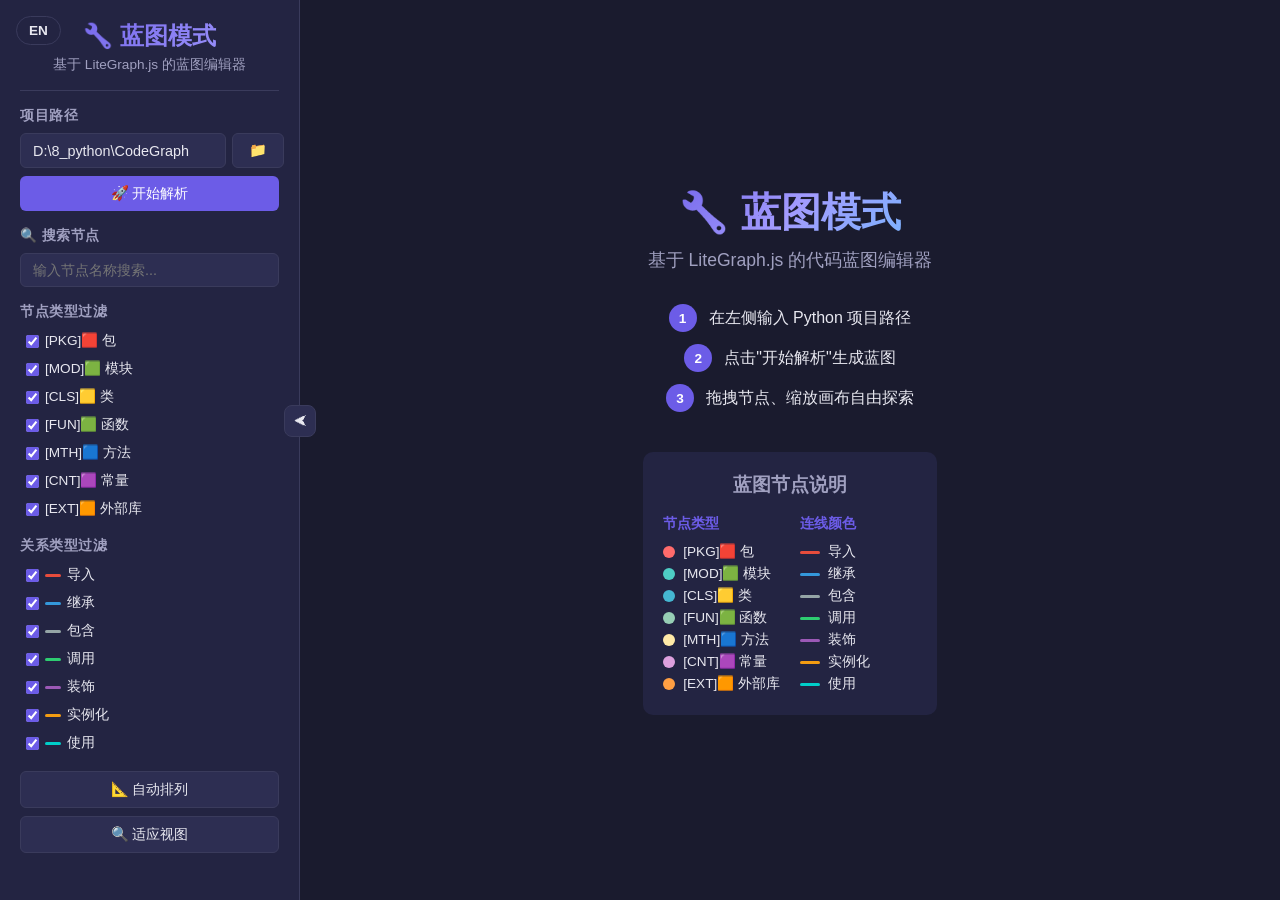
<file: templates/blueprint.html>
<!DOCTYPE html>
<html lang="zh-CN">
<head>
    <meta charset="UTF-8">
    <meta name="viewport" content="width=device-width, initial-scale=1.0">
    <title>CodeGraph - 蓝图模式</title>
    <!-- LiteGraph.js CDN -->
    <link rel="stylesheet" href="/static/css/litegraph.css">
    <link rel="stylesheet" href="/static/css/style.css">
    <link rel="stylesheet" href="/static/css/blueprint.css">
</head>
<body data-i18n-title-key="blueprint.title">
    <button id="langToggle" class="lang-toggle"></button>
    <div class="app-container">
        <button id="sidebarToggleBtn" class="sidebar-toggle-btn" type="button" title="折叠侧边栏">⮜</button>
        <!-- 左侧侧边栏 -->
        <aside class="sidebar">
            <div class="sidebar-header">
                <h1 data-i18n="blueprint.page_title">🔧 蓝图模式</h1>
                <p class="subtitle" data-i18n="blueprint.subtitle">基于 LiteGraph.js 的蓝图编辑器</p>
            </div>

            <!-- 路径输入 -->
            <div class="control-group">
                <label data-i18n="common.project_path">项目路径</label>
                <div class="path-input-group">
                    <input type="text" id="projectPath" data-i18n-placeholder="common.path_placeholder" placeholder="输入 Python 项目路径..."
                           class="input-field" value="D:\8_python\CodeGraph">
                    <button id="browseBtn" class="btn btn-secondary" data-i18n-title="common.browse_title" title="浏览目录">📁</button>
                </div>
                <button id="analyzeBtn" class="btn btn-primary" data-i18n="common.start_analyze">🚀 开始解析</button>
            </div>

            <!-- 搜索 -->
            <div class="control-group">
                <label data-i18n="common.search_node">🔍 搜索节点</label>
                <div class="search-input-group">
                    <input type="text" id="searchInput" data-i18n-placeholder="common.search_placeholder" placeholder="输入节点名称搜索..."
                           class="input-field">
                    <span id="searchCount" class="search-count"></span>
                </div>
            </div>

            <!-- 节点类型过滤 -->
            <div class="control-group">
                <label data-i18n="common.node_filter">节点类型过滤</label>
                <div class="checkbox-group">
                    <label class="checkbox-item">
                        <input type="checkbox" value="package" checked class="node-filter"> <span data-i18n="common.node_package">📦 包</span>
                    </label>
                    <label class="checkbox-item">
                        <input type="checkbox" value="module" checked class="node-filter"> <span data-i18n="common.node_module">📄 模块</span>
                    </label>
                    <label class="checkbox-item">
                        <input type="checkbox" value="class" checked class="node-filter"> <span data-i18n="common.node_class">🏷️ 类</span>
                    </label>
                    <label class="checkbox-item">
                        <input type="checkbox" value="function" checked class="node-filter"> <span data-i18n="common.node_function">⚡ 函数</span>
                    </label>
                    <label class="checkbox-item">
                        <input type="checkbox" value="method" checked class="node-filter"> <span data-i18n="common.node_method">🔧 方法</span>
                    </label>
                    <label class="checkbox-item">
                        <input type="checkbox" value="constant" checked class="node-filter"> <span data-i18n="common.node_constant">📌 常量</span>
                    </label>
                    <label class="checkbox-item">
                        <input type="checkbox" value="external" checked class="node-filter"> <span data-i18n="common.node_external">🔗 外部库</span>
                    </label>
                </div>
            </div>

            <!-- 关系类型过滤 -->
            <div class="control-group">
                <label data-i18n="common.edge_filter">关系类型过滤</label>
                <div class="checkbox-group">
                    <label class="checkbox-item">
                        <input type="checkbox" value="imports" checked class="edge-filter">
                        <span class="edge-color" style="background:#E74C3C"></span> <span data-i18n="common.edge_imports">导入</span>
                    </label>
                    <label class="checkbox-item">
                        <input type="checkbox" value="inherits" checked class="edge-filter">
                        <span class="edge-color" style="background:#3498DB"></span> <span data-i18n="common.edge_inherits">继承</span>
                    </label>
                    <label class="checkbox-item">
                        <input type="checkbox" value="contains" checked class="edge-filter">
                        <span class="edge-color" style="background:#95A5A6"></span> <span data-i18n="common.edge_contains">包含</span>
                    </label>
                    <label class="checkbox-item">
                        <input type="checkbox" value="calls" checked class="edge-filter">
                        <span class="edge-color" style="background:#2ECC71"></span> <span data-i18n="common.edge_calls">调用</span>
                    </label>
                    <label class="checkbox-item">
                        <input type="checkbox" value="decorates" checked class="edge-filter">
                        <span class="edge-color" style="background:#9B59B6"></span> <span data-i18n="common.edge_decorates">装饰</span>
                    </label>
                    <label class="checkbox-item">
                        <input type="checkbox" value="instantiates" checked class="edge-filter">
                        <span class="edge-color" style="background:#F39C12"></span> <span data-i18n="common.edge_instantiates">实例化</span>
                    </label>
                    <label class="checkbox-item">
                        <input type="checkbox" value="uses" checked class="edge-filter">
                        <span class="edge-color" style="background:#00CEC9"></span> <span data-i18n="common.edge_uses">使用</span>
                    </label>
                </div>
            </div>

            <!-- 布局控制 -->
            <div class="control-group">
                <button id="arrangeBtn" class="btn btn-secondary" data-i18n="common.auto_arrange">📐 自动排列</button>
                <button id="fitBtn" class="btn btn-secondary" data-i18n="common.adapt_view">🔍 适应视图</button>
            </div>

            <!-- 统计信息 -->
            <div class="control-group" id="statsPanel" style="display:none">
                <label data-i18n="common.stats">📊 项目统计</label>
                <div id="statsContent" class="stats-content"></div>
            </div>
        </aside>

        <!-- 主内容区域 -->
        <main class="main-content">
            <!-- 加载中 -->
            <div id="loading" class="loading-overlay" style="display:none">
                <div class="spinner"></div>
                <p data-i18n="common.loading">正在解析项目...</p>
            </div>

            <!-- 欢迎页面 -->
            <div id="welcomeScreen" class="welcome-screen">
                <div class="welcome-content">
                    <h2 data-i18n="blueprint.welcome_title">🔧 蓝图模式</h2>
                    <p data-i18n="blueprint.welcome_desc">基于 LiteGraph.js 的代码蓝图编辑器</p>
                    <div class="welcome-steps">
                        <div class="step">
                            <span class="step-num">1</span>
                            <span data-i18n="blueprint.step1">在左侧输入 Python 项目路径</span>
                        </div>
                        <div class="step">
                            <span class="step-num">2</span>
                            <span data-i18n="blueprint.step2">点击"开始解析"生成蓝图</span>
                        </div>
                        <div class="step">
                            <span class="step-num">3</span>
                            <span data-i18n="blueprint.step3">拖拽节点、缩放画布自由探索</span>
                        </div>
                    </div>
                    <div class="legend">
                        <h3 data-i18n="blueprint.legend_title">蓝图节点说明</h3>
                        <div class="legend-grid">
                            <div class="legend-section">
                                <h4 data-i18n="blueprint.legend_node_title">节点类型</h4>
                                <div class="legend-item"><span class="dot" style="background:#FF6B6B"></span> <span data-i18n="common.node_package">📦 包</span></div>
                                <div class="legend-item"><span class="dot" style="background:#4ECDC4"></span> <span data-i18n="common.node_module">📄 模块</span></div>
                                <div class="legend-item"><span class="dot" style="background:#45B7D1"></span> <span data-i18n="common.node_class">🏷️ 类</span></div>
                                <div class="legend-item"><span class="dot" style="background:#96CEB4"></span> <span data-i18n="common.node_function">⚡ 函数</span></div>
                                <div class="legend-item"><span class="dot" style="background:#FFEAA7"></span> <span data-i18n="common.node_method">🔧 方法</span></div>
                                <div class="legend-item"><span class="dot" style="background:#DDA0DD"></span> <span data-i18n="common.node_constant">📌 常量</span></div>
                                <div class="legend-item"><span class="dot" style="background:#FF9F43"></span> <span data-i18n="common.node_external">🔗 外部库</span></div>
                            </div>
                            <div class="legend-section">
                                <h4 data-i18n="blueprint.legend_edge_title">连线颜色</h4>
                                <div class="legend-item"><span class="line" style="background:#E74C3C"></span> <span data-i18n="common.edge_imports">导入</span></div>
                                <div class="legend-item"><span class="line" style="background:#3498DB"></span> <span data-i18n="common.edge_inherits">继承</span></div>
                                <div class="legend-item"><span class="line" style="background:#95A5A6"></span> <span data-i18n="common.edge_contains">包含</span></div>
                                <div class="legend-item"><span class="line" style="background:#2ECC71"></span> <span data-i18n="common.edge_calls">调用</span></div>
                                <div class="legend-item"><span class="line" style="background:#9B59B6"></span> <span data-i18n="common.edge_decorates">装饰</span></div>
                                <div class="legend-item"><span class="line" style="background:#F39C12"></span> <span data-i18n="common.edge_instantiates">实例化</span></div>
                                <div class="legend-item"><span class="line" style="background:#00CEC9"></span> <span data-i18n="common.edge_uses">使用</span></div>
                            </div>
                        </div>
                    </div>
                </div>
            </div>

            <!-- LiteGraph 画布容器 -->
            <div id="blueprintContainer" class="blueprint-container" style="display:none">
                <button id="backToFullBtn" class="btn btn-secondary blueprint-back-btn" style="display:none" data-i18n="common.back_to_full">↩ 返回全图</button>
                <canvas id="blueprintCanvas"></canvas>
            </div>

            <!-- 节点详情面板 -->
            <div id="detailPanel" class="detail-panel" style="display:none">
                <div class="detail-header">
                    <h3 id="detailTitle" data-i18n="blueprint.detail_title">节点详情</h3>
                    <button id="closeDetail" class="close-btn">✕</button>
                </div>
                <div id="detailContent" class="detail-content"></div>
            </div>
        </main>
    </div>

    <!-- 目录浏览弹窗 -->
    <div id="browseModal" class="modal" style="display:none">
        <div class="modal-content">
            <div class="modal-header">
                <h3 data-i18n="common.browse_title">📂 选择项目文件夹</h3>
                <button id="closeBrowse" class="close-btn">✕</button>
            </div>
            <div class="modal-path">
                <button id="parentDirBtn" class="btn btn-small" data-i18n="common.browse_parent">⬆ 上级</button>
                <span id="currentPath" class="current-path"></span>
            </div>
            <div id="dirList" class="dir-list"></div>
            <div class="modal-footer">
                <button id="selectDirBtn" class="btn btn-primary" data-i18n="common.browse_select">✅ 选择此文件夹</button>
                <button id="cancelBrowse" class="btn btn-secondary" data-i18n="common.browse_cancel">取消</button>
            </div>
        </div>
    </div>

    <script src="/static/js/i18n.js"></script>
    <script src="/static/js/litegraph.min.js"></script>
    <script src="/static/js/blueprint.js"></script>
    <script>
        window.CodeGraphI18n.setupLanguageToggle('langToggle');
    </script>
</body>
</html>
</file>
<file: static/css/litegraph.css>
/* this CSS contains only the basic CSS needed to run the app and use it */

.lgraphcanvas {
    /*cursor: crosshair;*/
    user-select: none;
    -moz-user-select: none;
    -webkit-user-select: none;
	outline: none;
    font-family: Tahoma, sans-serif;
}

.lgraphcanvas * {
    box-sizing: border-box;
}

.litegraph.litecontextmenu {
    font-family: Tahoma, sans-serif;
    position: fixed;
    top: 100px;
    left: 100px;
    min-width: 100px;
    color: #aaf;
    padding: 0;
    box-shadow: 0 0 10px black !important;
    background-color: #2e2e2e !important;
	z-index: 10;
}

.litegraph.litecontextmenu.dark {
    background-color: #000 !important;
}

.litegraph.litecontextmenu .litemenu-title img {
    margin-top: 2px;
    margin-left: 2px;
    margin-right: 4px;
}

.litegraph.litecontextmenu .litemenu-entry {
    margin: 2px;
    padding: 2px;
}

.litegraph.litecontextmenu .litemenu-entry.submenu {
    background-color: #2e2e2e !important;
}

.litegraph.litecontextmenu.dark .litemenu-entry.submenu {
    background-color: #000 !important;
}

.litegraph .litemenubar ul {
    font-family: Tahoma, sans-serif;
    margin: 0;
    padding: 0;
}

.litegraph .litemenubar li {
    font-size: 14px;
    color: #999;
    display: inline-block;
    min-width: 50px;
    padding-left: 10px;
    padding-right: 10px;
    user-select: none;
    -moz-user-select: none;
    -webkit-user-select: none;
    cursor: pointer;
}

.litegraph .litemenubar li:hover {
    background-color: #777;
    color: #eee;
}

.litegraph .litegraph .litemenubar-panel {
    position: absolute;
    top: 5px;
    left: 5px;
    min-width: 100px;
    background-color: #444;
    box-shadow: 0 0 3px black;
    padding: 4px;
    border-bottom: 2px solid #aaf;
    z-index: 10;
}

.litegraph .litemenu-entry,
.litemenu-title {
    font-size: 12px;
    color: #aaa;
    padding: 0 0 0 4px;
    margin: 2px;
    padding-left: 2px;
    -moz-user-select: none;
    -webkit-user-select: none;
    user-select: none;
    cursor: pointer;
}

.litegraph .litemenu-entry .icon {
    display: inline-block;
    width: 12px;
    height: 12px;
    margin: 2px;
    vertical-align: top;
}

.litegraph .litemenu-entry.checked .icon {
    background-color: #aaf;
}

.litegraph .litemenu-entry .more {
    float: right;
    padding-right: 5px;
}

.litegraph .litemenu-entry.disabled {
    opacity: 0.5;
    cursor: default;
}

.litegraph .litemenu-entry.separator {
    display: block;
    border-top: 1px solid #333;
    border-bottom: 1px solid #666;
    width: 100%;
    height: 0px;
    margin: 3px 0 2px 0;
    background-color: transparent;
    padding: 0 !important;
    cursor: default !important;
}

.litegraph .litemenu-entry.has_submenu {
    border-right: 2px solid cyan;
}

.litegraph .litemenu-title {
    color: #dde;
    background-color: #111;
    margin: 0;
    padding: 2px;
    cursor: default;
}

.litegraph .litemenu-entry:hover:not(.disabled):not(.separator) {
    background-color: #444 !important;
    color: #eee;
    transition: all 0.2s;
}

.litegraph .litemenu-entry .property_name {
    display: inline-block;
    text-align: left;
    min-width: 80px;
    min-height: 1.2em;
}

.litegraph .litemenu-entry .property_value {
    display: inline-block;
    background-color: rgba(0, 0, 0, 0.5);
    text-align: right;
    min-width: 80px;
    min-height: 1.2em;
    vertical-align: middle;
    padding-right: 10px;
}

.litegraph.litesearchbox {
    font-family: Tahoma, sans-serif;
    position: absolute;
    background-color: rgba(0, 0, 0, 0.5);
    padding-top: 4px;
}

.litegraph.litesearchbox input,
.litegraph.litesearchbox select {
    margin-top: 3px;
    min-width: 60px;
    min-height: 1.5em;
    background-color: black;
    border: 0;
    color: white;
    padding-left: 10px;
    margin-right: 5px;
}

.litegraph.litesearchbox .name {
    display: inline-block;
    min-width: 60px;
    min-height: 1.5em;
    padding-left: 10px;
}

.litegraph.litesearchbox .helper {
    overflow: auto;
    max-height: 200px;
    margin-top: 2px;
}

.litegraph.lite-search-item {
    font-family: Tahoma, sans-serif;
    background-color: rgba(0, 0, 0, 0.5);
    color: white;
    padding-top: 2px;
}

.litegraph.lite-search-item.not_in_filter{
    /*background-color: rgba(50, 50, 50, 0.5);*/
    /*color: #999;*/
    color: #B99;
    font-style: italic;
}

.litegraph.lite-search-item.generic_type{
    /*background-color: rgba(50, 50, 50, 0.5);*/
    /*color: #DD9;*/
    color: #999;
    font-style: italic;
}

.litegraph.lite-search-item:hover,
.litegraph.lite-search-item.selected {
    cursor: pointer;
    background-color: white;
    color: black;
}

/* DIALOGs ******/

.litegraph .dialog {
    position: absolute;
    top: 50%;
    left: 50%;
    margin-top: -150px;
    margin-left: -200px;

    background-color: #2A2A2A;

    min-width: 400px;
    min-height: 200px;
	box-shadow: 0 0 4px #111;
    border-radius: 6px;
}

.litegraph .dialog.settings {
	left: 10px;
	top: 10px;
	height: calc( 100% - 20px );
	margin: auto;
    max-width: 50%;
}

.litegraph .dialog.centered {
    top: 50px;
    left: 50%;
    position: absolute;
    transform: translateX(-50%);
    min-width: 600px;
    min-height: 300px;
    height: calc( 100% - 100px );
	margin: auto;
}

.litegraph .dialog .close {
    float: right;
	margin: 4px;
	margin-right: 10px;
	cursor: pointer;
	font-size: 1.4em;
}

.litegraph .dialog .close:hover {
	color: white;
}

.litegraph .dialog .dialog-header {
	color: #AAA;
	border-bottom: 1px solid #161616;
}

.litegraph .dialog .dialog-header { height: 40px; }
.litegraph .dialog .dialog-footer { height: 50px; padding: 10px; border-top: 1px solid #1a1a1a;}

.litegraph .dialog .dialog-header .dialog-title {
    font: 20px "Arial";
    margin: 4px;
    padding: 4px 10px;
    display: inline-block;
}

.litegraph .dialog .dialog-content, .litegraph .dialog .dialog-alt-content {
    height: calc(100% - 90px);
    width: 100%;
	min-height: 100px;
    display: inline-block;
	color: #AAA;
    /*background-color: black;*/
    overflow: auto;
}

.litegraph .dialog .dialog-content h3 {
	margin: 10px;
}

.litegraph .dialog .dialog-content .connections {
	flex-direction: row;
}

.litegraph .dialog .dialog-content .connections .connections_side {
	width: calc(50% - 5px);
	min-height: 100px;
	background-color: black;
	display: flex;
}

.litegraph .dialog .node_type {
	font-size: 1.2em;
	display: block;
	margin: 10px;
}

.litegraph .dialog .node_desc {
	opacity: 0.5;
	display: block;
	margin: 10px;
}

.litegraph .dialog .separator {
	display: block;
	width: calc( 100% - 4px );
	height: 1px;
	border-top: 1px solid #000;
	border-bottom: 1px solid #333;
	margin: 10px 2px;
	padding: 0;
}

.litegraph .dialog .property {
	margin-bottom: 2px;
	padding: 4px;
}

.litegraph .dialog .property:hover {
	background: #545454;
}

.litegraph .dialog .property_name {
	color: #737373;
    display: inline-block;
    text-align: left;
    vertical-align: top;
    width: 160px;
	padding-left: 4px;
	overflow: hidden;
    margin-right: 6px;
}

.litegraph .dialog .property:hover .property_name {
    color: white;
}

.litegraph .dialog .property_value {
    display: inline-block;
    text-align: right;
	color: #AAA;
	background-color: #1A1A1A;
    /*width: calc( 100% - 122px );*/
    max-width: calc( 100% - 162px );
    min-width: 200px;
	max-height: 300px;
    min-height: 20px;
    padding: 4px;
	padding-right: 12px;
	overflow: hidden;
	cursor: pointer;
	border-radius: 3px;
}

.litegraph .dialog .property_value:hover {
	color: white;
}

.litegraph .dialog .property.boolean .property_value {
	padding-right: 30px;
    color: #A88;
    /*width: auto;
    float: right;*/
}

.litegraph .dialog .property.boolean.bool-on .property_name{
    color: #8A8;
}
.litegraph .dialog .property.boolean.bool-on .property_value{
    color: #8A8;
}

.litegraph .dialog .btn {
	border: 0;
	border-radius: 4px;
    padding: 4px 20px;
    margin-left: 0px;
    background-color: #060606;
    color: #8e8e8e;
}

.litegraph .dialog .btn:hover {
    background-color: #111;
    color: #FFF;
}

.litegraph .dialog .btn.delete:hover {
    background-color: #F33;
    color: black;
}

.litegraph .subgraph_property {
	padding: 4px;
}

.litegraph .subgraph_property:hover {
	background-color: #333;
}

.litegraph .subgraph_property.extra {
    margin-top: 8px;
}

.litegraph .subgraph_property span.name {
	font-size: 1.3em;
	padding-left: 4px;
}

.litegraph .subgraph_property span.type {
	opacity: 0.5;
	margin-right: 20px;
	padding-left: 4px;
}

.litegraph .subgraph_property span.label {
	display: inline-block;
	width: 60px;
	padding:  0px 10px;
}

.litegraph .subgraph_property input {
	width: 140px;
	color: #999;
	background-color: #1A1A1A;
	border-radius: 4px;
	border: 0;
	margin-right: 10px;
	padding: 4px;
	padding-left: 10px;
}

.litegraph .subgraph_property button {
	background-color: #1c1c1c;
	color: #aaa;
	border: 0;
	border-radius: 2px;
	padding: 4px 10px;
	cursor: pointer;
}

.litegraph .subgraph_property.extra {
	color: #ccc;
}

.litegraph .subgraph_property.extra input {
	background-color: #111;
}

.litegraph .bullet_icon {
	margin-left: 10px;
	border-radius: 10px;
	width: 12px;
	height: 12px;
	background-color: #666;
	display: inline-block;
	margin-top: 2px;
	margin-right: 4px;
    transition: background-color 0.1s ease 0s;
    -moz-transition: background-color 0.1s ease 0s;
}

.litegraph .bullet_icon:hover {
	background-color: #698;
	cursor: pointer;
} 

/* OLD */

.graphcontextmenu {
    padding: 4px;
    min-width: 100px;
}

.graphcontextmenu-title {
    color: #dde;
    background-color: #222;
    margin: 0;
    padding: 2px;
    cursor: default;
}

.graphmenu-entry {
    box-sizing: border-box;
    margin: 2px;
    padding-left: 20px;
    user-select: none;
    -moz-user-select: none;
    -webkit-user-select: none;
    transition: all linear 0.3s;
}

.graphmenu-entry.event,
.litemenu-entry.event {
    border-left: 8px solid orange;
    padding-left: 12px;
}

.graphmenu-entry.disabled {
    opacity: 0.3;
}

.graphmenu-entry.submenu {
    border-right: 2px solid #eee;
}

.graphmenu-entry:hover {
    background-color: #555;
}

.graphmenu-entry.separator {
    background-color: #111;
    border-bottom: 1px solid #666;
    height: 1px;
    width: calc(100% - 20px);
    -moz-width: calc(100% - 20px);
    -webkit-width: calc(100% - 20px);
}

.graphmenu-entry .property_name {
    display: inline-block;
    text-align: left;
    min-width: 80px;
    min-height: 1.2em;
}

.graphmenu-entry .property_value,
.litemenu-entry .property_value {
    display: inline-block;
    background-color: rgba(0, 0, 0, 0.5);
    text-align: right;
    min-width: 80px;
    min-height: 1.2em;
    vertical-align: middle;
    padding-right: 10px;
}

.graphdialog {
    position: absolute;
    top: 10px;
    left: 10px;
    min-height: 2em;
    background-color: #333;
    font-size: 1.2em;
    box-shadow: 0 0 10px black !important;
	z-index: 10;
}

.graphdialog.rounded {
    border-radius: 12px;
    padding-right: 2px;
}

.graphdialog .name {
    display: inline-block;
    min-width: 60px;
    min-height: 1.5em;
    padding-left: 10px;
}

.graphdialog input,
.graphdialog textarea,
.graphdialog select {
    margin: 3px;
    min-width: 60px;
    min-height: 1.5em;
    background-color: black;
    border: 0;
    color: white;
    padding-left: 10px;
    outline: none;
}

.graphdialog textarea {
	min-height: 150px;
}

.graphdialog button {
    margin-top: 3px;
    vertical-align: top;
    background-color: #999;
	border: 0;
}

.graphdialog button.rounded,
.graphdialog input.rounded {
    border-radius: 0 12px 12px 0;
}

.graphdialog .helper {
    overflow: auto;
    max-height: 200px;
}

.graphdialog .help-item {
    padding-left: 10px;
}

.graphdialog .help-item:hover,
.graphdialog .help-item.selected {
    cursor: pointer;
    background-color: white;
    color: black;
}

.litegraph .dialog {
    min-height: 0;
}
.litegraph .dialog .dialog-content {
display: block;
}
.litegraph .dialog .dialog-content .subgraph_property {
padding: 5px;
}
.litegraph .dialog .dialog-footer {
margin: 0;
}
.litegraph .dialog .dialog-footer .subgraph_property {
margin-top: 0;
display: flex;
align-items: center;
padding: 5px;
}
.litegraph .dialog .dialog-footer .subgraph_property .name {
flex: 1;
}
.litegraph .graphdialog {
display: flex;
align-items: center;
border-radius: 20px;
padding: 4px 10px;
position: fixed;
}
.litegraph .graphdialog .name {
padding: 0;
min-height: 0;
font-size: 16px;
vertical-align: middle;
}
.litegraph .graphdialog .value {
font-size: 16px;
min-height: 0;
margin: 0 10px;
padding: 2px 5px;
}
.litegraph .graphdialog input[type="checkbox"] {
width: 16px;
height: 16px;
}
.litegraph .graphdialog button {
padding: 4px 18px;
border-radius: 20px;
cursor: pointer;
}
</file>
<file: static/css/style.css>
/* ========== 基础变量与全局样式 ========== */
:root {
    --bg-primary: #1a1b2e;
    --bg-secondary: #232442;
    --bg-tertiary: #2d2e52;
    --text-primary: #e8e8f0;
    --text-secondary: #a0a0c0;
    --accent: #6c5ce7;
    --accent-hover: #7d6ff0;
    --success: #2ecc71;
    --danger: #e74c3c;
    --warning: #f39c12;
    --border: #3a3b5c;
    --shadow: rgba(0, 0, 0, 0.3);
    --sidebar-width: 300px;
}

* {
    margin: 0;
    padding: 0;
    box-sizing: border-box;
}

body {
    font-family: 'Segoe UI', 'Microsoft YaHei', sans-serif;
    background: var(--bg-primary);
    color: var(--text-primary);
    overflow: hidden;
    height: 100vh;
}

.lang-toggle {
    position: fixed;
    top: 16px;
    left: 16px;
    z-index: 500;
    background: var(--bg-secondary);
    color: var(--text-primary);
    border: 1px solid var(--border);
    border-radius: 999px;
    padding: 6px 12px;
    cursor: pointer;
    font-size: 0.85rem;
    font-weight: 700;
    transition: all 0.2s;
}

.lang-toggle:hover {
    border-color: var(--accent);
    color: var(--accent);
}

/* ========== 主布局 ========== */
.app-container {
    display: flex;
    height: 100vh;
    position: relative;
}

.sidebar-toggle-btn {
    position: absolute;
    top: 45%;
    left: calc(var(--sidebar-width) - 16px);
    width: 32px;
    height: 32px;
    border-radius: 8px;
    border: 1px solid var(--border);
    background: var(--bg-tertiary);
    color: var(--text-primary);
    cursor: pointer;
    z-index: 120;
    transition: all 0.2s;
}

.sidebar-toggle-btn:hover {
    border-color: var(--accent);
    color: var(--accent);
}

/* ========== 侧边栏 ========== */
.sidebar {
    width: var(--sidebar-width);
    min-width: var(--sidebar-width);
    background: var(--bg-secondary);
    border-right: 1px solid var(--border);
    overflow-y: auto;
    padding: 20px;
    display: flex;
    flex-direction: column;
    gap: 16px;
    transition: width 0.2s, min-width 0.2s, padding 0.2s, border-color 0.2s;
}

.app-container.sidebar-collapsed .sidebar {
    width: 0;
    min-width: 0;
    padding: 0;
    border-right-color: transparent;
    overflow: hidden;
}

.app-container.sidebar-collapsed .sidebar > * {
    opacity: 0;
    pointer-events: none;
}

.app-container.sidebar-collapsed .sidebar-toggle-btn {
    left: 10px;
}

.sidebar-header {
    text-align: center;
    padding-bottom: 16px;
    border-bottom: 1px solid var(--border);
}

.sidebar-header h1 {
    font-size: 1.5rem;
    background: linear-gradient(135deg, #6c5ce7, #a29bfe);
    -webkit-background-clip: text;
    -webkit-text-fill-color: transparent;
}

.subtitle {
    font-size: 0.85rem;
    color: var(--text-secondary);
    margin-top: 4px;
}

/* ========== 控件组 ========== */
.control-group {
    display: flex;
    flex-direction: column;
    gap: 8px;
}

.control-group > label {
    font-size: 0.85rem;
    font-weight: 600;
    color: var(--text-secondary);
    text-transform: uppercase;
    letter-spacing: 0.5px;
}

.path-input-group {
    display: flex;
    gap: 6px;
}

.path-input-group .input-field {
    flex: 1;
}

.input-field {
    background: var(--bg-tertiary);
    border: 1px solid var(--border);
    border-radius: 6px;
    padding: 8px 12px;
    color: var(--text-primary);
    font-size: 0.9rem;
    outline: none;
    transition: border-color 0.2s;
}

.input-field:focus {
    border-color: var(--accent);
}

select.input-field {
    cursor: pointer;
}

/* ========== 按钮 ========== */
.btn {
    padding: 8px 16px;
    border: none;
    border-radius: 6px;
    font-size: 0.9rem;
    cursor: pointer;
    transition: all 0.2s;
    font-weight: 500;
}

.btn-primary {
    background: var(--accent);
    color: white;
}

.btn-primary:hover {
    background: var(--accent-hover);
    transform: translateY(-1px);
    box-shadow: 0 4px 12px rgba(108, 92, 231, 0.4);
}

.btn-secondary {
    background: var(--bg-tertiary);
    color: var(--text-primary);
    border: 1px solid var(--border);
}

.btn-secondary:hover {
    background: var(--border);
}

.btn-small {
    padding: 4px 10px;
    font-size: 0.8rem;
}

.btn:disabled {
    opacity: 0.5;
    cursor: not-allowed;
}

/* ========== 复选框组 ========== */
.checkbox-group {
    display: flex;
    flex-direction: column;
    gap: 4px;
}

.checkbox-item {
    display: flex;
    align-items: center;
    gap: 6px;
    font-size: 0.85rem;
    cursor: pointer;
    padding: 3px 6px;
    border-radius: 4px;
    transition: background 0.2s;
}

.checkbox-item:hover {
    background: var(--bg-tertiary);
}

.checkbox-item input[type="checkbox"] {
    accent-color: var(--accent);
}

.edge-color {
    display: inline-block;
    width: 16px;
    height: 3px;
    border-radius: 2px;
}

/* ========== 搜索框 ========== */
.search-input-group {
    position: relative;
    display: flex;
    align-items: center;
    gap: 6px;
}

.search-input-group .input-field {
    flex: 1;
    padding-right: 60px;
}

.search-count {
    position: absolute;
    right: 10px;
    font-size: 0.75rem;
    color: var(--accent);
    white-space: nowrap;
    pointer-events: none;
}

/* ========== 统计面板 ========== */
.stats-content {
    background: var(--bg-tertiary);
    border-radius: 6px;
    padding: 12px;
    font-size: 0.85rem;
    line-height: 1.8;
}

.stats-content .stat-row {
    display: flex;
    justify-content: space-between;
}

.stats-content .stat-value {
    color: var(--accent);
    font-weight: 600;
}

/* ========== 主内容 ========== */
.main-content {
    flex: 1;
    position: relative;
    overflow: hidden;
}

.graph-container {
    width: 100%;
    height: 100%;
}

/* ========== 欢迎屏幕 ========== */
.welcome-screen {
    display: flex;
    align-items: center;
    justify-content: center;
    height: 100%;
    text-align: center;
}

.welcome-content h2 {
    font-size: 2.5rem;
    margin-bottom: 8px;
    background: linear-gradient(135deg, #6c5ce7, #a29bfe, #74b9ff);
    -webkit-background-clip: text;
    -webkit-text-fill-color: transparent;
}

.welcome-content > p {
    color: var(--text-secondary);
    margin-bottom: 32px;
    font-size: 1.1rem;
}

.welcome-steps {
    display: flex;
    flex-direction: column;
    gap: 12px;
    align-items: center;
    margin-bottom: 40px;
}

.step {
    display: flex;
    align-items: center;
    gap: 12px;
    font-size: 1rem;
}

.step-num {
    background: var(--accent);
    color: white;
    width: 28px;
    height: 28px;
    border-radius: 50%;
    display: flex;
    align-items: center;
    justify-content: center;
    font-weight: 700;
    font-size: 0.85rem;
}

/* ========== 图例 ========== */
.legend {
    background: var(--bg-secondary);
    border-radius: 10px;
    padding: 20px;
    text-align: left;
    max-width: 500px;
    margin: 0 auto;
}

.legend h3 {
    text-align: center;
    margin-bottom: 16px;
    color: var(--text-secondary);
}

.legend-grid {
    display: grid;
    grid-template-columns: 1fr 1fr;
    gap: 20px;
}

.legend-section h4 {
    margin-bottom: 8px;
    color: var(--accent);
    font-size: 0.9rem;
}

.legend-item {
    display: flex;
    align-items: center;
    gap: 8px;
    font-size: 0.85rem;
    padding: 2px 0;
}

.dot {
    width: 12px;
    height: 12px;
    border-radius: 50%;
    display: inline-block;
}

.line {
    width: 20px;
    height: 3px;
    border-radius: 2px;
    display: inline-block;
}

.line.dashed {
    background: repeating-linear-gradient(
        90deg,
        currentColor 0,
        currentColor 4px,
        transparent 4px,
        transparent 8px
    ) !important;
}

/* ========== 加载动画 ========== */
.loading-overlay {
    position: absolute;
    inset: 0;
    background: rgba(26, 27, 46, 0.9);
    display: flex;
    flex-direction: column;
    align-items: center;
    justify-content: center;
    z-index: 100;
}

.spinner {
    width: 50px;
    height: 50px;
    border: 4px solid var(--border);
    border-top: 4px solid var(--accent);
    border-radius: 50%;
    animation: spin 1s linear infinite;
    margin-bottom: 16px;
}

@keyframes spin {
    to { transform: rotate(360deg); }
}

/* ========== 节点详情面板 ========== */
.detail-panel {
    position: absolute;
    right: 16px;
    top: 16px;
    width: 320px;
    max-height: calc(100vh - 32px);
    background: var(--bg-secondary);
    border: 1px solid var(--border);
    border-radius: 10px;
    box-shadow: 0 8px 32px var(--shadow);
    z-index: 50;
    overflow: hidden;
}

.detail-header {
    display: flex;
    justify-content: space-between;
    align-items: center;
    padding: 14px 16px;
    border-bottom: 1px solid var(--border);
    background: var(--bg-tertiary);
}

.detail-header h3 {
    font-size: 1rem;
}

.close-btn {
    background: none;
    border: none;
    color: var(--text-secondary);
    font-size: 1.2rem;
    cursor: pointer;
    padding: 4px;
    line-height: 1;
}

.close-btn:hover {
    color: var(--danger);
}

.detail-content {
    padding: 16px;
    overflow-y: auto;
    max-height: calc(100vh - 100px);
    font-size: 0.9rem;
    line-height: 1.6;
}

.detail-content .detail-row {
    margin-bottom: 10px;
}

.detail-content .detail-label {
    color: var(--text-secondary);
    font-size: 0.8rem;
    text-transform: uppercase;
    letter-spacing: 0.5px;
}

.detail-content .detail-value {
    margin-top: 2px;
    word-break: break-all;
}

.detail-content .detail-value code {
    background: var(--bg-tertiary);
    padding: 2px 6px;
    border-radius: 3px;
    font-family: 'Cascadia Code', 'Fira Code', monospace;
    font-size: 0.85rem;
}

/* ========== 关联关系列表（可点击） ========== */
.relation-list {
    display: flex;
    flex-direction: column;
    gap: 2px;
}

.relation-item {
    display: flex;
    align-items: center;
    gap: 6px;
    padding: 5px 8px;
    border-radius: 5px;
    cursor: pointer;
    font-size: 0.85rem;
    transition: all 0.15s ease;
    border: 1px solid transparent;
}

.relation-item:hover {
    background: var(--accent);
    border-color: var(--accent-hover);
    color: white;
    transform: translateX(3px);
}

.relation-item:hover .relation-type {
    color: rgba(255, 255, 255, 0.85);
}

.relation-item:hover .relation-target {
    color: white;
}

.relation-direction {
    font-weight: 700;
    font-size: 0.9rem;
    min-width: 14px;
}

.relation-type {
    color: var(--accent);
    font-size: 0.8rem;
    white-space: nowrap;
}

.relation-target {
    color: var(--text-primary);
    overflow: hidden;
    text-overflow: ellipsis;
    white-space: nowrap;
}

/* ========== 弹窗 ========== */
.modal {
    position: fixed;
    inset: 0;
    background: rgba(0, 0, 0, 0.6);
    display: flex;
    align-items: center;
    justify-content: center;
    z-index: 200;
}

.modal-content {
    background: var(--bg-secondary);
    border: 1px solid var(--border);
    border-radius: 12px;
    width: 500px;
    max-height: 70vh;
    display: flex;
    flex-direction: column;
    box-shadow: 0 16px 48px var(--shadow);
}

.modal-header {
    display: flex;
    justify-content: space-between;
    align-items: center;
    padding: 16px 20px;
    border-bottom: 1px solid var(--border);
}

.modal-path {
    display: flex;
    align-items: center;
    gap: 10px;
    padding: 10px 20px;
    background: var(--bg-tertiary);
    font-size: 0.85rem;
}

.current-path {
    color: var(--text-secondary);
    overflow: hidden;
    text-overflow: ellipsis;
    white-space: nowrap;
}

.dir-list {
    flex: 1;
    overflow-y: auto;
    padding: 10px;
    max-height: 400px;
}

.dir-item {
    display: flex;
    align-items: center;
    gap: 8px;
    padding: 8px 12px;
    border-radius: 6px;
    cursor: pointer;
    font-size: 0.9rem;
    transition: background 0.15s;
}

.dir-item:hover {
    background: var(--bg-tertiary);
}

.dir-item.selected {
    background: var(--accent);
    color: white;
}

.modal-footer {
    display: flex;
    gap: 10px;
    justify-content: flex-end;
    padding: 14px 20px;
    border-top: 1px solid var(--border);
}

/* ========== 滚动条 ========== */
::-webkit-scrollbar {
    width: 6px;
}

::-webkit-scrollbar-track {
    background: transparent;
}

::-webkit-scrollbar-thumb {
    background: var(--border);
    border-radius: 3px;
}

::-webkit-scrollbar-thumb:hover {
    background: var(--text-secondary);
}

/* ========== 消息提示 ========== */
.toast {
    position: fixed;
    bottom: 20px;
    right: 20px;
    padding: 12px 20px;
    border-radius: 8px;
    font-size: 0.9rem;
    z-index: 999;
    animation: slideIn 0.3s ease;
    box-shadow: 0 4px 16px var(--shadow);
}

.toast.success {
    background: var(--success);
    color: white;
}

.toast.error {
    background: var(--danger);
    color: white;
}

.toast.info {
    background: var(--accent);
    color: white;
}

@keyframes slideIn {
    from { transform: translateY(20px); opacity: 0; }
    to { transform: translateY(0); opacity: 1; }
}

/* ========== 返回链接 ========== */
.back-link {
    display: inline-block;
    color: var(--accent);
    text-decoration: none;
    font-size: 0.85rem;
    margin-bottom: 8px;
    transition: color 0.2s;
}

.back-link:hover {
    color: var(--accent-hover);
}
</file>
<file: static/css/blueprint.css>
/* ========== 蓝图模式专用样式 ========== */

/* LiteGraph 画布容器 */
.blueprint-container {
    width: 100%;
    height: 100%;
    position: relative;
    overflow: hidden;
}

.blueprint-back-btn {
    position: absolute;
    top: 12px;
    left: 12px;
    z-index: 12;
}

.blueprint-container canvas {
    display: block;
    width: 100%;
    height: 100%;
}

/* 覆盖 LiteGraph 默认对话框样式 */
.litegraph .dialog {
    background: var(--bg-secondary) !important;
    border: 1px solid var(--border) !important;
    color: var(--text-primary) !important;
    border-radius: 8px !important;
}

.litegraph .dialog input {
    background: var(--bg-tertiary) !important;
    border: 1px solid var(--border) !important;
    color: var(--text-primary) !important;
    border-radius: 4px !important;
}

/* 覆盖 LiteGraph 右键菜单样式 */
.litecontextmenu,
.litegraph .litecontextmenu {
    background: var(--bg-secondary) !important;
    border: 1px solid var(--border) !important;
    color: var(--text-primary) !important;
    border-radius: 8px !important;
    box-shadow: 0 8px 32px var(--shadow) !important;
}

.litecontextmenu .litemenu-entry,
.litegraph .litecontextmenu .litemenu-entry {
    color: var(--text-primary) !important;
    padding: 6px 12px !important;
}

.litecontextmenu .litemenu-entry:hover,
.litegraph .litecontextmenu .litemenu-entry:hover {
    background: var(--accent) !important;
    color: white !important;
}

.litecontextmenu .litemenu-entry.separator {
    border-bottom: 1px solid var(--border) !important;
}

/* ========== 蓝图详情面板扩展样式 ========== */

.bp-item-list {
    display: flex;
    flex-wrap: wrap;
    gap: 4px;
}

.bp-item-tag {
    display: inline-flex;
    align-items: center;
    gap: 4px;
    padding: 2px 8px;
    border-radius: 4px;
    font-size: 12px;
    background: rgba(255, 255, 255, 0.06);
    border: 1px solid rgba(255, 255, 255, 0.08);
}

.bp-type-chip {
    display: inline-flex;
    align-items: center;
    justify-content: center;
    min-width: 30px;
    padding: 1px 6px;
    border-radius: 999px;
    font-size: 10px;
    font-weight: 700;
    color: #fff;
    background: rgba(108, 92, 231, 0.85);
    letter-spacing: 0.3px;
}

.bp-type-chip.type-class {
    background: #f1c40f;
    color: #1d1f2f;
}

.bp-type-chip.type-method {
    background: #3498db;
}

.bp-type-chip.type-function {
    background: #2ecc71;
}

.bp-type-chip.type-constant {
    background: #9b59b6;
}

.bp-type-chip.type-module {
    background: #1abc9c;
}

.bp-type-chip.type-package {
    background: #e74c3c;
}

.bp-type-chip.type-external {
    background: #e67e22;
}

.bp-item-tag.interactive {
    cursor: pointer;
}

.bp-item-tag.interactive:hover {
    background: rgba(255, 255, 255, 0.12);
}

.bp-item-tag.output-tag {
    border-left: 3px solid var(--accent);
}

.bp-item-tag.input-tag {
    border-left: 3px solid #E74C3C;
}

.edge-badge {
    font-size: 10px;
    padding: 1px 5px;
    border-radius: 3px;
    color: #fff;
    margin-left: 2px;
}

.relation-item {
    display: flex;
    align-items: center;
    gap: 6px;
    padding: 3px 6px;
    border-radius: 4px;
    cursor: pointer;
    transition: background 0.15s;
}

.relation-item:hover {
    background: rgba(255, 255, 255, 0.08);
}

.relation-direction {
    font-weight: bold;
    color: var(--accent);
    font-size: 14px;
}

.relation-target {
    color: var(--text-primary);
    font-size: 13px;
}

.relation-list {
    display: flex;
    flex-direction: column;
    gap: 2px;
}

.bp-pin-tooltip {
    position: fixed;
    z-index: 9999;
    max-width: 420px;
    padding: 8px 10px;
    border-radius: 6px;
    background: rgba(19, 20, 34, 0.96);
    border: 1px solid rgba(120, 130, 180, 0.45);
    color: #eef1ff;
    font-size: 12px;
    line-height: 1.45;
    white-space: pre-wrap;
    pointer-events: none;
    box-shadow: 0 8px 24px rgba(0, 0, 0, 0.35);
}
</file>
